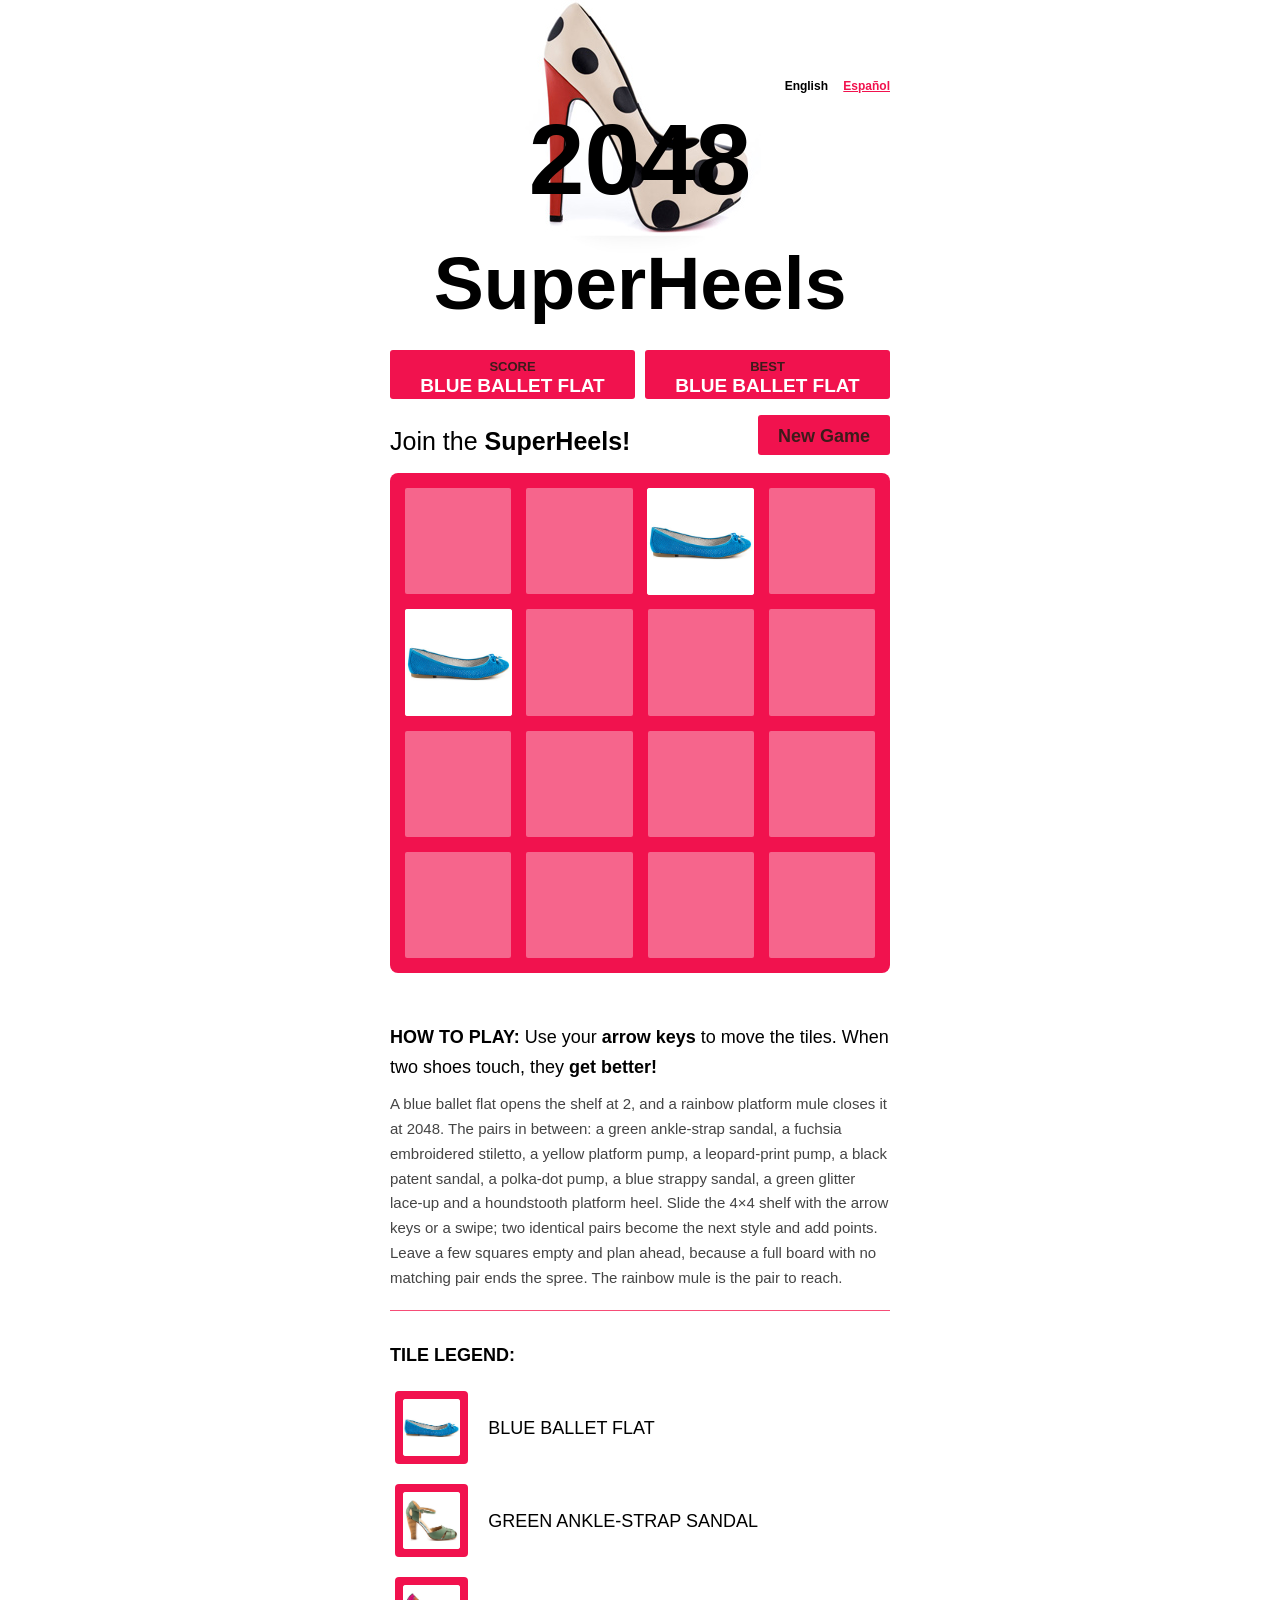
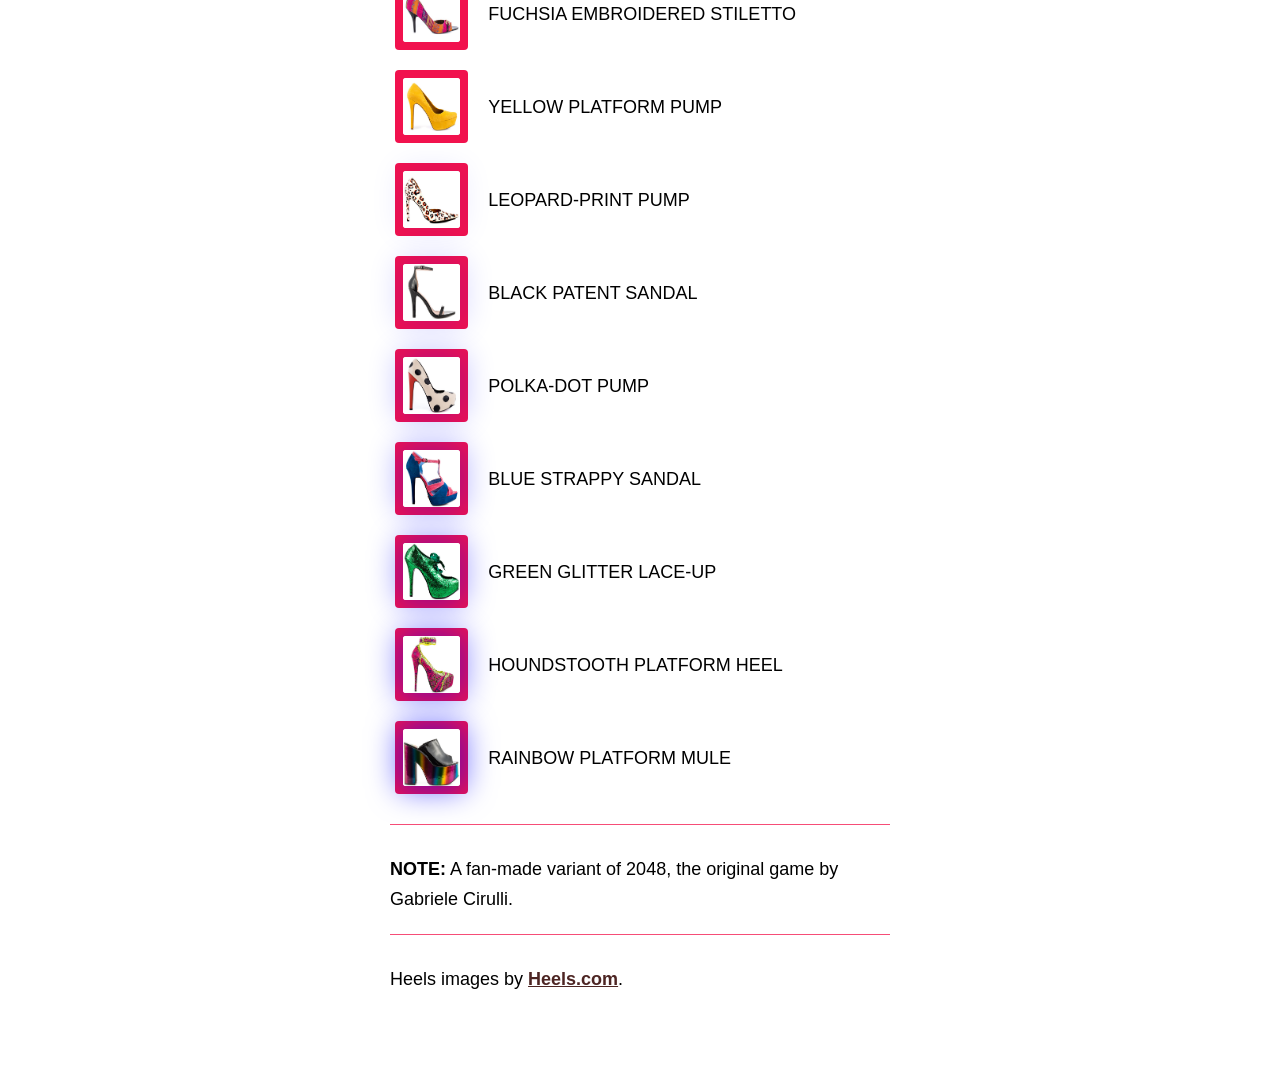
<file: index.html>
<!DOCTYPE html>
<html lang="en">
<head>
  <meta charset="utf-8">
  <title>2048 SuperHeels — shoe tile puzzle</title>
  <meta name="description" content="Play 2048 SuperHeels: merge matching shoes, climb from a blue ballet flat to the rainbow platform mule, and keep the board from filling up.">

  <link rel="canonical" href="https://tile2048.github.io/2048-SUPERHEELS/">
  <link rel="alternate" hreflang="en" href="https://tile2048.github.io/2048-SUPERHEELS/">
  <link rel="alternate" hreflang="es" href="https://tile2048.github.io/2048-SUPERHEELS/es/">
  <link rel="alternate" hreflang="x-default" href="https://tile2048.github.io/2048-SUPERHEELS/">

  <meta property="og:type" content="website">
  <meta property="og:title" content="2048 SuperHeels — shoe tile puzzle">
  <meta property="og:description" content="Play 2048 SuperHeels: merge matching shoes, climb from a blue ballet flat to the rainbow platform mule, and keep the board from filling up.">
  <meta property="og:url" content="https://tile2048.github.io/2048-SUPERHEELS/">
  <meta property="og:locale" content="en_US">
  <meta property="og:locale:alternate" content="es_ES">

  <link href="style/main.css" rel="stylesheet" type="text/css">
  <link rel="shortcut icon" href="favicon.ico">
  <link rel="apple-touch-icon" href="meta/apple-touch-icon.png">
  <meta name="apple-mobile-web-app-capable" content="yes">
  <meta name="apple-mobile-web-app-status-bar-style" content="black">

  <meta name="HandheldFriendly" content="True">
  <meta name="MobileOptimized" content="320">
  <meta name="viewport" content="width=device-width, target-densitydpi=160dpi, initial-scale=1.0, maximum-scale=1, user-scalable=no, minimal-ui">
  <meta name="format-detection" content="telephone=no" />

  <script type="application/ld+json">
  {
    "@context": "https://schema.org",
    "@type": "VideoGame",
    "name": "2048 SuperHeels",
    "inLanguage": "en",
    "url": "https://tile2048.github.io/2048-SUPERHEELS/",
    "description": "A shoe-shop version of the 2048 sliding tile puzzle: merge equal pairs to climb from a blue ballet flat to the rainbow platform mule."
  }
  </script>
</head>
<body>
  <div class="container">
    <nav class="lang-links"><span>English</span> <a href="es/" hreflang="es" lang="es">Español</a></nav>

    <div class="heading">
      <div class="title-container">
        <h1 class="title">2048 <small>SuperHeels</small></h1>
      </div>
      <div class="scores-container">
        <div class="score-container">0</div>
        <div class="best-container">0</div>
      </div>
    </div>

    <div class="above-game">
      <p class="game-intro">Join the <strong>SuperHeels!</strong></p>
      <a class="restart-button">New Game</a>
    </div>

    <div class="game-container">
      <div class="game-message">
        <p></p>
        <div class="lower">
	        <a class="keep-playing-button">Continue</a>
          <a class="retry-button">Retry</a>
          <div class="score-sharing"></div>
        </div>
      </div>

      <div class="grid-container">
        <div class="grid-row">
          <div class="grid-cell"></div>
          <div class="grid-cell"></div>
          <div class="grid-cell"></div>
          <div class="grid-cell"></div>
        </div>
        <div class="grid-row">
          <div class="grid-cell"></div>
          <div class="grid-cell"></div>
          <div class="grid-cell"></div>
          <div class="grid-cell"></div>
        </div>
        <div class="grid-row">
          <div class="grid-cell"></div>
          <div class="grid-cell"></div>
          <div class="grid-cell"></div>
          <div class="grid-cell"></div>
        </div>
        <div class="grid-row">
          <div class="grid-cell"></div>
          <div class="grid-cell"></div>
          <div class="grid-cell"></div>
          <div class="grid-cell"></div>
        </div>
      </div>

      <div class="tile-container">

      </div>
    </div>

    <p class="game-explanation">
      <strong class="important">How to play:</strong> Use your <strong>arrow keys</strong> to move the tiles. When two shoes touch, they <strong>get better!</strong>
    </p>
    <p class="game-about">
      A blue ballet flat opens the shelf at 2, and a rainbow platform mule closes it at 2048. The pairs in between: a green ankle-strap sandal, a fuchsia embroidered stiletto, a yellow platform pump, a leopard-print pump, a black patent sandal, a polka-dot pump, a blue strappy sandal, a green glitter lace-up and a houndstooth platform heel. Slide the 4×4 shelf with the arrow keys or a swipe; two identical pairs become the next style and add points. Leave a few squares empty and plan ahead, because a full board with no matching pair ends the spree. The rainbow mule is the pair to reach.
    </p>
    <hr>
    <p class="tile-legend"><strong class="important">Tile Legend:</strong></p>
    <div class="legend-list">
      <div class="legend-row">
        <div class="legend-grid"><div class="legend-cell cell-2"><img src="style/img/2.jpg" alt="blue ballet flat"></div></div>
        <p>blue ballet flat</p>
      </div>
      <div class="legend-row">
        <div class="legend-grid"><div class="legend-cell cell-4"><img src="style/img/4.jpg" alt="green ankle-strap sandal"></div></div>
        <p>green ankle-strap sandal</p>
      </div>
      <div class="legend-row">
        <div class="legend-grid"><div class="legend-cell cell-8"><img src="style/img/8.jpg" alt="fuchsia embroidered stiletto"></div></div>
        <p>fuchsia embroidered stiletto</p>
      </div>
      <div class="legend-row">
        <div class="legend-grid"><div class="legend-cell cell-16"><img src="style/img/16.jpg" alt="yellow platform pump"></div></div>
        <p>yellow platform pump</p>
      </div>
      <div class="legend-row">
        <div class="legend-grid"><div class="legend-cell cell-32"><img src="style/img/32.jpg" alt="leopard-print pump"></div></div>
        <p>leopard-print pump</p>
      </div>
      <div class="legend-row">
        <div class="legend-grid"><div class="legend-cell cell-64"><img src="style/img/64.jpg" alt="black patent sandal"></div></div>
        <p>black patent sandal</p>
      </div>
      <div class="legend-row">
        <div class="legend-grid"><div class="legend-cell cell-128"><img src="style/img/128.jpg" alt="polka-dot pump"></div></div>
        <p>polka-dot pump</p>
      </div>
      <div class="legend-row">
        <div class="legend-grid"><div class="legend-cell cell-256"><img src="style/img/256.jpg" alt="blue strappy sandal"></div></div>
        <p>blue strappy sandal</p>
      </div>
      <div class="legend-row">
        <div class="legend-grid"><div class="legend-cell cell-512"><img src="style/img/512.jpg" alt="green glitter lace-up"></div></div>
        <p>green glitter lace-up</p>
      </div>
      <div class="legend-row">
        <div class="legend-grid"><div class="legend-cell cell-1024"><img src="style/img/1024.jpg" alt="houndstooth platform heel"></div></div>
        <p>houndstooth platform heel</p>
      </div>
      <div class="legend-row">
        <div class="legend-grid"><div class="legend-cell cell-2048"><img src="style/img/2048.jpg" alt="rainbow platform mule"></div></div>
        <p>rainbow platform mule</p>
      </div>
    </div>
    <hr>
    <p class="disclaimer">
    <strong class="important">Note:</strong> A fan-made variant of 2048, the original game by Gabriele Cirulli.
    </p>
    <hr>
    <p class="credits">
      Heels images by <a href="http://www.heels.com/" title="Women's Shoes, Dress Shoes, High Heels, Women's Boots, Evening Shoes, Heels.com">Heels.com</a>.
    </p>
  </div>

  <script src="js/bind_polyfill.js"></script>
  <script src="js/classlist_polyfill.js"></script>
  <script src="js/animframe_polyfill.js"></script>
  <script>
    // Assets and sentences of this page. The Spanish page sets ../ and its own words.
    window.GAME_ROOT = "";

    // Text that only appears once a game is running, in the language of this page.
    // Names are written in the language of this page.
    window.PAGE_STRINGS = {
      "game-won": "You win!",
      "game-over": "Game over!",
      "tweet1": "I scored \"",
      "tweet2": "\" at 2048-SuperHeels #2048game",
      "2": "blue ballet flat",
      "4": "green ankle-strap sandal",
      "8": "fuchsia embroidered stiletto",
      "16": "yellow platform pump",
      "32": "leopard-print pump",
      "64": "black patent sandal",
      "128": "polka-dot pump",
      "256": "blue strappy sandal",
      "512": "green glitter lace-up",
      "1024": "houndstooth platform heel",
      "2048": "rainbow platform mule",
      "p0": "blue ballet flat",
      "p2": "blue ballet flat",
      "p4": "green ankle-strap sandal",
      "p8": "fuchsia embroidered stiletto",
      "p16": "yellow platform pump",
      "p32": "leopard-print pump",
      "p64": "black patent sandal",
      "p128": "polka-dot pump",
      "p256": "blue strappy sandal",
      "p512": "green glitter lace-up",
      "p1024": "houndstooth platform heel",
      "p2048": "rainbow platform mule"
    };

    function Localize(key) {
      var name = String(key);
      if (window.PAGE_STRINGS.hasOwnProperty(name)) return window.PAGE_STRINGS[name];
      // Scores that no longer sit on a tile fall back to the plain number.
      if (name.charAt(0) === "p" && window.PAGE_STRINGS.hasOwnProperty(name.slice(1))) {
        return window.PAGE_STRINGS[name.slice(1)];
      }
      return name;
    }
  </script>
  <script src="js/keyboard_input_manager.js"></script>
  <script src="js/html_actuator.js"></script>
  <script src="js/grid.js"></script>
  <script src="js/tile.js"></script>
  <script src="js/local_storage_manager.js"></script>
  <script src="js/game_manager.js"></script>
  <script src="js/application.js"></script>
  <script>
    window.twttr = (function (d,s,id) {
      var t, js, fjs = d.getElementsByTagName(s)[0];
      if (d.getElementById(id)) return; js=d.createElement(s); js.id=id;
      js.src="https://platform.twitter.com/widgets.js"; fjs.parentNode.insertBefore(js, fjs);
      return window.twttr || (t = { _e: [], ready: function(f){ t._e.push(f) } });
    }(document, "script", "twitter-wjs"));
  </script>
  <script type='module' src='https://static.cloudflareinsights.com/beacon.min.js' data-cf-beacon='{"token": "ac91dead76b643889e88ca2612f285b2"}'></script>
</body>
</html>
</file>
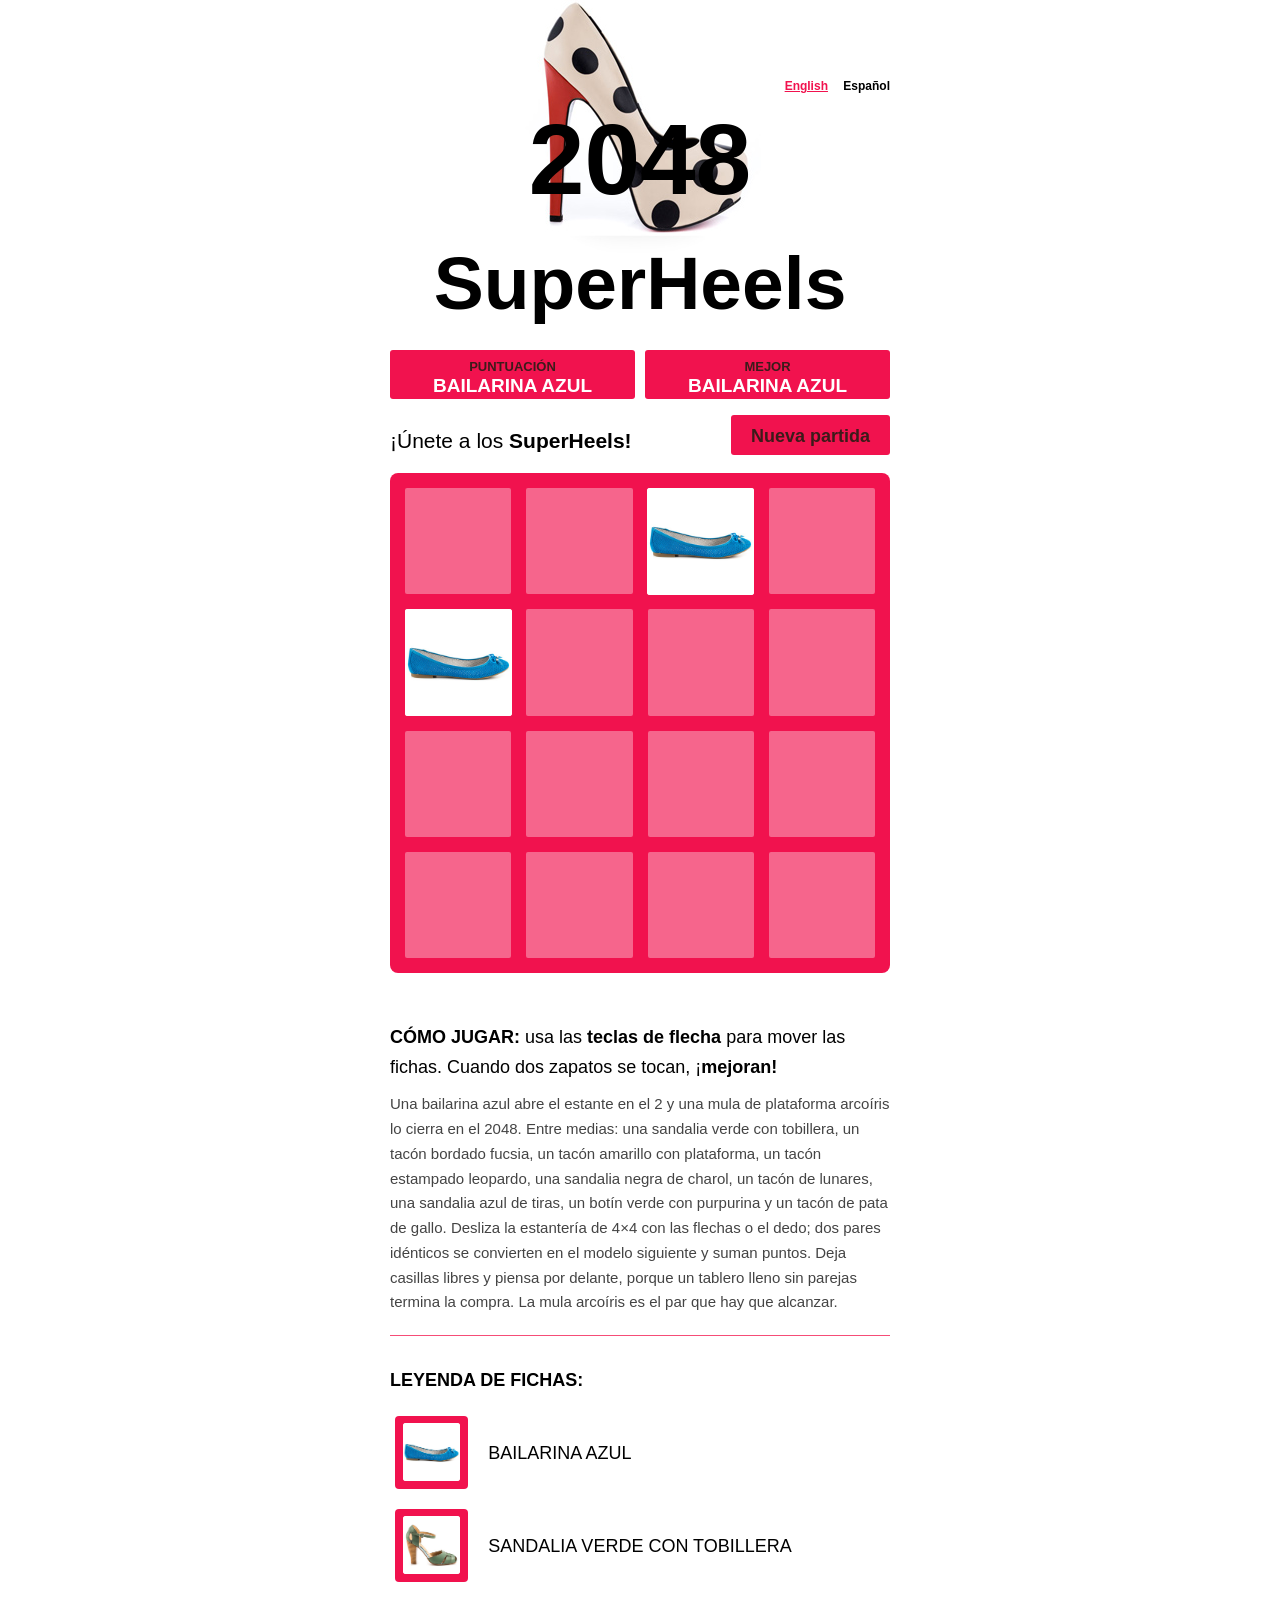
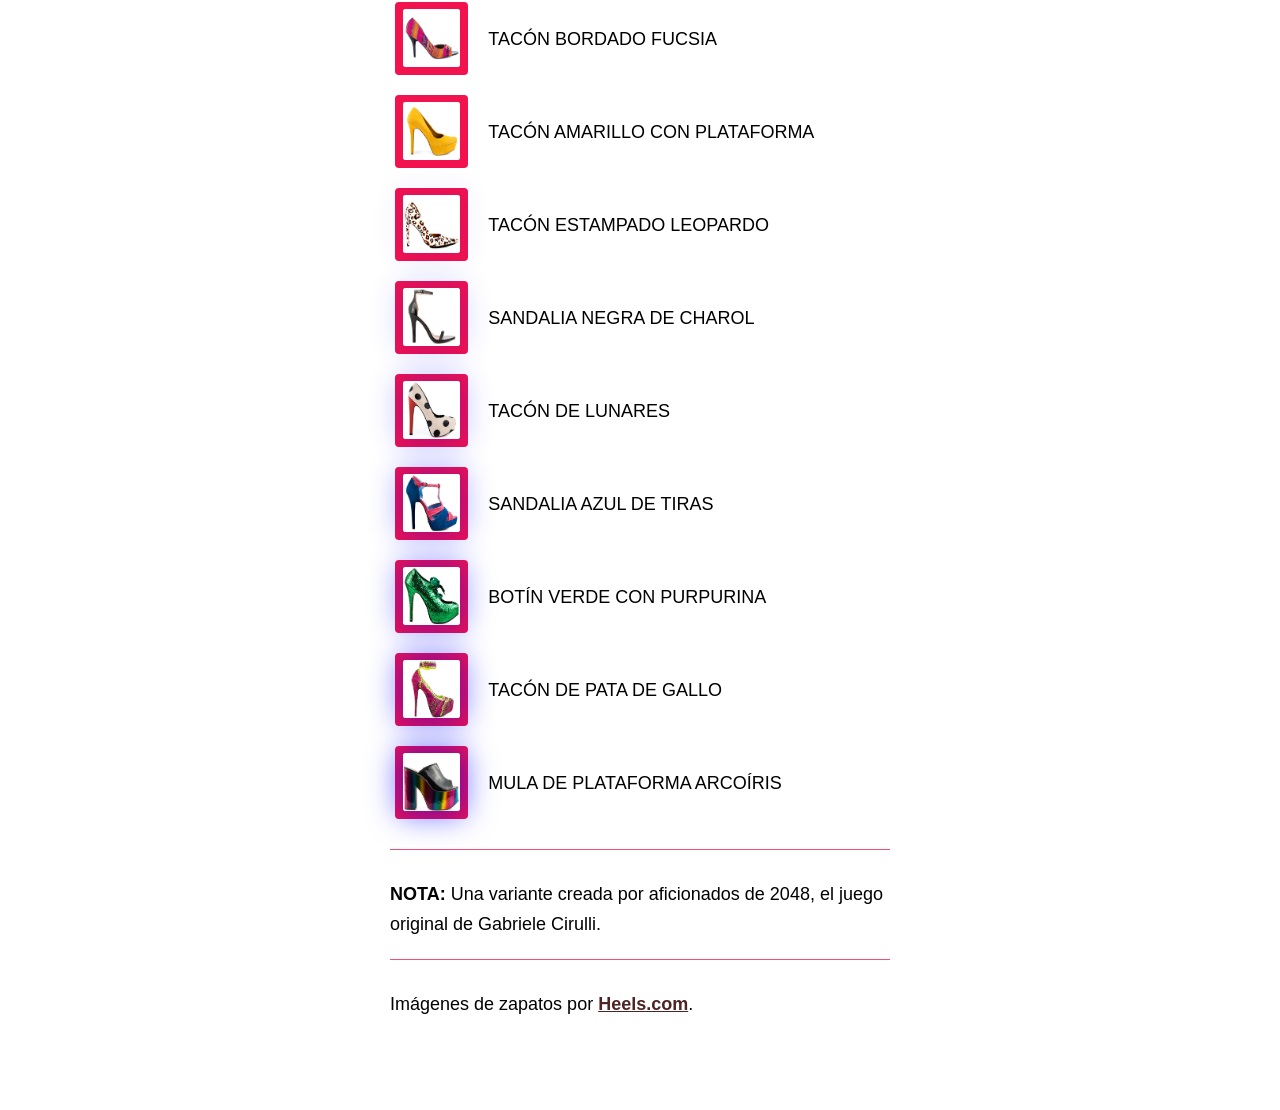
<file: es/index.html>
<!DOCTYPE html>
<html lang="es">
<head>
  <meta charset="utf-8">
  <title>2048 SuperHeels — puzle de fichas de zapatos</title>
  <meta name="description" content="Juega a 2048 SuperHeels: une zapatos iguales, sube de la bailarina azul a la mula de plataforma arcoíris y evita que el tablero se llene.">

  <link rel="canonical" href="https://tile2048.github.io/2048-SUPERHEELS/es/">
  <link rel="alternate" hreflang="en" href="https://tile2048.github.io/2048-SUPERHEELS/">
  <link rel="alternate" hreflang="es" href="https://tile2048.github.io/2048-SUPERHEELS/es/">
  <link rel="alternate" hreflang="x-default" href="https://tile2048.github.io/2048-SUPERHEELS/">

  <meta property="og:type" content="website">
  <meta property="og:title" content="2048 SuperHeels — puzle de fichas de zapatos">
  <meta property="og:description" content="Juega a 2048 SuperHeels: une zapatos iguales, sube de la bailarina azul a la mula de plataforma arcoíris y evita que el tablero se llene.">
  <meta property="og:url" content="https://tile2048.github.io/2048-SUPERHEELS/es/">
  <meta property="og:locale" content="es_ES">
  <meta property="og:locale:alternate" content="en_US">

  <link href="../style/main.css" rel="stylesheet" type="text/css">
  <link rel="shortcut icon" href="../favicon.ico">
  <link rel="apple-touch-icon" href="../meta/apple-touch-icon.png">
  <meta name="apple-mobile-web-app-capable" content="yes">
  <meta name="apple-mobile-web-app-status-bar-style" content="black">

  <meta name="HandheldFriendly" content="True">
  <meta name="MobileOptimized" content="320">
  <meta name="viewport" content="width=device-width, target-densitydpi=160dpi, initial-scale=1.0, maximum-scale=1, user-scalable=no, minimal-ui">
  <meta name="format-detection" content="telephone=no" />

  <script type="application/ld+json">
  {
    "@context": "https://schema.org",
    "@type": "VideoGame",
    "name": "2048 SuperHeels",
    "inLanguage": "es",
    "url": "https://tile2048.github.io/2048-SUPERHEELS/es/",
    "description": "Versión zapatera del puzle de fichas 2048: une pares iguales para subir de la bailarina azul a la mula de plataforma arcoíris."
  }
  </script>
</head>
<body>
  <div class="container">
    <nav class="lang-links"><a href="../" hreflang="en" lang="en">English</a> <span>Español</span></nav>

    <div class="heading">
      <div class="title-container">
        <h1 class="title">2048 <small>SuperHeels</small></h1>
      </div>
      <div class="scores-container">
        <div class="score-container">0</div>
        <div class="best-container">0</div>
      </div>
    </div>

    <div class="above-game">
      <p class="game-intro">¡Únete a los <strong>SuperHeels!</strong></p>
      <a class="restart-button">Nueva partida</a>
    </div>

    <div class="game-container">
      <div class="game-message">
        <p></p>
        <div class="lower">
	        <a class="keep-playing-button">Continuar</a>
          <a class="retry-button">Reintentar</a>
          <div class="score-sharing"></div>
        </div>
      </div>

      <div class="grid-container">
        <div class="grid-row">
          <div class="grid-cell"></div>
          <div class="grid-cell"></div>
          <div class="grid-cell"></div>
          <div class="grid-cell"></div>
        </div>
        <div class="grid-row">
          <div class="grid-cell"></div>
          <div class="grid-cell"></div>
          <div class="grid-cell"></div>
          <div class="grid-cell"></div>
        </div>
        <div class="grid-row">
          <div class="grid-cell"></div>
          <div class="grid-cell"></div>
          <div class="grid-cell"></div>
          <div class="grid-cell"></div>
        </div>
        <div class="grid-row">
          <div class="grid-cell"></div>
          <div class="grid-cell"></div>
          <div class="grid-cell"></div>
          <div class="grid-cell"></div>
        </div>
      </div>

      <div class="tile-container">

      </div>
    </div>

    <p class="game-explanation">
      <strong class="important">Cómo jugar:</strong> usa las <strong>teclas de flecha</strong> para mover las fichas. Cuando dos zapatos se tocan, ¡<strong>mejoran!</strong>
    </p>
    <p class="game-about">
      Una bailarina azul abre el estante en el 2 y una mula de plataforma arcoíris lo cierra en el 2048. Entre medias: una sandalia verde con tobillera, un tacón bordado fucsia, un tacón amarillo con plataforma, un tacón estampado leopardo, una sandalia negra de charol, un tacón de lunares, una sandalia azul de tiras, un botín verde con purpurina y un tacón de pata de gallo. Desliza la estantería de 4×4 con las flechas o el dedo; dos pares idénticos se convierten en el modelo siguiente y suman puntos. Deja casillas libres y piensa por delante, porque un tablero lleno sin parejas termina la compra. La mula arcoíris es el par que hay que alcanzar.
    </p>
    <hr>
    <p class="tile-legend"><strong class="important">Leyenda de fichas:</strong></p>
    <div class="legend-list">
      <div class="legend-row">
        <div class="legend-grid"><div class="legend-cell cell-2"><img src="../style/img/2.jpg" alt="bailarina azul"></div></div>
        <p>bailarina azul</p>
      </div>
      <div class="legend-row">
        <div class="legend-grid"><div class="legend-cell cell-4"><img src="../style/img/4.jpg" alt="sandalia verde con tobillera"></div></div>
        <p>sandalia verde con tobillera</p>
      </div>
      <div class="legend-row">
        <div class="legend-grid"><div class="legend-cell cell-8"><img src="../style/img/8.jpg" alt="tacón bordado fucsia"></div></div>
        <p>tacón bordado fucsia</p>
      </div>
      <div class="legend-row">
        <div class="legend-grid"><div class="legend-cell cell-16"><img src="../style/img/16.jpg" alt="tacón amarillo con plataforma"></div></div>
        <p>tacón amarillo con plataforma</p>
      </div>
      <div class="legend-row">
        <div class="legend-grid"><div class="legend-cell cell-32"><img src="../style/img/32.jpg" alt="tacón estampado leopardo"></div></div>
        <p>tacón estampado leopardo</p>
      </div>
      <div class="legend-row">
        <div class="legend-grid"><div class="legend-cell cell-64"><img src="../style/img/64.jpg" alt="sandalia negra de charol"></div></div>
        <p>sandalia negra de charol</p>
      </div>
      <div class="legend-row">
        <div class="legend-grid"><div class="legend-cell cell-128"><img src="../style/img/128.jpg" alt="tacón de lunares"></div></div>
        <p>tacón de lunares</p>
      </div>
      <div class="legend-row">
        <div class="legend-grid"><div class="legend-cell cell-256"><img src="../style/img/256.jpg" alt="sandalia azul de tiras"></div></div>
        <p>sandalia azul de tiras</p>
      </div>
      <div class="legend-row">
        <div class="legend-grid"><div class="legend-cell cell-512"><img src="../style/img/512.jpg" alt="botín verde con purpurina"></div></div>
        <p>botín verde con purpurina</p>
      </div>
      <div class="legend-row">
        <div class="legend-grid"><div class="legend-cell cell-1024"><img src="../style/img/1024.jpg" alt="tacón de pata de gallo"></div></div>
        <p>tacón de pata de gallo</p>
      </div>
      <div class="legend-row">
        <div class="legend-grid"><div class="legend-cell cell-2048"><img src="../style/img/2048.jpg" alt="mula de plataforma arcoíris"></div></div>
        <p>mula de plataforma arcoíris</p>
      </div>
    </div>
    <hr>
    <p class="disclaimer">
    <strong class="important">Nota:</strong> Una variante creada por aficionados de 2048, el juego original de Gabriele Cirulli.
    </p>
    <hr>
    <p class="credits">
      Imágenes de zapatos por <a href="http://www.heels.com/" title="Women's Shoes, Dress Shoes, High Heels, Women's Boots, Evening Shoes, Heels.com">Heels.com</a>.
    </p>
  </div>

  <script src="../js/bind_polyfill.js"></script>
  <script src="../js/classlist_polyfill.js"></script>
  <script src="../js/animframe_polyfill.js"></script>
  <script>
    // Assets and sentences of this page. The English page sits at the repo root.
    window.GAME_ROOT = "../";

    // Text that only appears once a game is running, in the language of this page.
    // Names are written in the language of this page.
    window.PAGE_STRINGS = {
      "game-won": "¡Ganaste!",
      "game-over": "¡Fin del juego!",
      "tweet1": "Conseguí \"",
      "tweet2": "\" en 2048-SuperHeels #2048game",
      "2": "bailarina azul",
      "4": "sandalia verde con tobillera",
      "8": "tacón bordado fucsia",
      "16": "tacón amarillo con plataforma",
      "32": "tacón estampado leopardo",
      "64": "sandalia negra de charol",
      "128": "tacón de lunares",
      "256": "sandalia azul de tiras",
      "512": "botín verde con purpurina",
      "1024": "tacón de pata de gallo",
      "2048": "mula de plataforma arcoíris",
      "p0": "bailarina azul",
      "p2": "bailarina azul",
      "p4": "sandalia verde con tobillera",
      "p8": "tacón bordado fucsia",
      "p16": "tacón amarillo con plataforma",
      "p32": "tacón estampado leopardo",
      "p64": "sandalia negra de charol",
      "p128": "tacón de lunares",
      "p256": "sandalia azul de tiras",
      "p512": "botín verde con purpurina",
      "p1024": "tacón de pata de gallo",
      "p2048": "mula de plataforma arcoíris"
    };

    function Localize(key) {
      var name = String(key);
      if (window.PAGE_STRINGS.hasOwnProperty(name)) return window.PAGE_STRINGS[name];
      // Scores that no longer sit on a tile fall back to the plain number.
      if (name.charAt(0) === "p" && window.PAGE_STRINGS.hasOwnProperty(name.slice(1))) {
        return window.PAGE_STRINGS[name.slice(1)];
      }
      return name;
    }
  </script>
  <script src="../js/keyboard_input_manager.js"></script>
  <script src="../js/html_actuator.js"></script>
  <script src="../js/grid.js"></script>
  <script src="../js/tile.js"></script>
  <script src="../js/local_storage_manager.js"></script>
  <script src="../js/game_manager.js"></script>
  <script src="../js/application.js"></script>
  <script>
    window.twttr = (function (d,s,id) {
      var t, js, fjs = d.getElementsByTagName(s)[0];
      if (d.getElementById(id)) return; js=d.createElement(s); js.id=id;
      js.src="https://platform.twitter.com/widgets.js"; fjs.parentNode.insertBefore(js, fjs);
      return window.twttr || (t = { _e: [], ready: function(f){ t._e.push(f) } });
    }(document, "script", "twitter-wjs"));
  </script>
  <script type='module' src='https://static.cloudflareinsights.com/beacon.min.js' data-cf-beacon='{"token": "ac91dead76b643889e88ca2612f285b2"}'></script>
</body>
</html>
</file>
<file: style/main.css>
@import url(fonts/clear-sans.css);
/* $tile-gold-glow-color: lighten($tile-gold-color, 15%); */
html, body {
  margin: 0;
  padding: 0;
  background-color: #fff;
  color: #000;
  font-family: "Clear Sans", "Helvetica Neue", Arial, sans-serif;
  font-size: 18px; }

body {
  padding: 80px 0;
  background-image: url(img/bg.jpg);
  background-position: top center;
  background-repeat: no-repeat; }

.heading:after {
  content: "";
  display: block;
  clear: both; }

h1.title {
  font-size: 100px;
  font-weight: bold;
  margin: 0;
  display: block;
  text-align: center; }
  h1.title small {
    font-size: 75px; }

.title-container {
  position: relative;
  display: inline-block;
  padding-bottom: 10px; }

@-webkit-keyframes move-up {
  0% {
    top: 25px;
    opacity: 1; }

  100% {
    top: -50px;
    opacity: 0; } }
@-moz-keyframes move-up {
  0% {
    top: 25px;
    opacity: 1; }

  100% {
    top: -50px;
    opacity: 0; } }
@keyframes move-up {
  0% {
    top: 25px;
    opacity: 1; }

  100% {
    top: -50px;
    opacity: 0; } }
.scores-container {
  text-align: right; }

.score-container, .best-container {
  overflow: hidden;
  position: relative;
  display: inline-block;
  background: #f1124e;
  padding: 15px 0px;
  font-size: 19px;
  text-transform: uppercase;
  height: 19px;
  line-height: 41px;
  font-weight: bold;
  border-radius: 3px;
  color: white;
  margin-top: 8px;
  margin-bottom: 16px;
  text-align: center;
  width: 49%;
  float: left; }
  .score-container:after, .best-container:after {
    position: absolute;
    width: 100%;
    top: 10px;
    left: 0;
    text-transform: uppercase;
    font-size: 13px;
    line-height: 13px;
    text-align: center;
    color: #3c1b1a; }
  .score-container .score-addition, .best-container .score-addition {
    position: absolute;
    right: 30px;
    color: red;
    font-size: 19px;
    line-height: 19px;
    font-weight: bold;
    color: rgba(77, 37, 35, 0.9);
    z-index: 100;
    -webkit-animation: move-up 600ms ease-in;
    -moz-animation: move-up 600ms ease-in;
    animation: move-up 600ms ease-in;
    -webkit-animation-fill-mode: both;
    -moz-animation-fill-mode: both;
    animation-fill-mode: both; }

.best-container {
  float: right; }

.score-container:after {
  content: "Score"; }

.best-container:after {
  content: "Best"; }

p {
  margin-top: 0;
  margin-bottom: 10px;
  line-height: 1.65; }

a {
  color: #4d2523;
  font-weight: bold;
  text-decoration: underline;
  cursor: pointer; }

strong.important {
  text-transform: uppercase; }

hr {
  border: none;
  border-bottom: 1px solid #f64d77;
  margin-top: 20px;
  margin-bottom: 30px; }

.container {
  width: 500px;
  margin: 0 auto; }

@-webkit-keyframes fade-in {
  0% {
    opacity: 0; }

  100% {
    opacity: 1; } }
@-moz-keyframes fade-in {
  0% {
    opacity: 0; }

  100% {
    opacity: 1; } }
@keyframes fade-in {
  0% {
    opacity: 0; }

  100% {
    opacity: 1; } }
.game-container {
  margin-top: 11px;
  position: relative;
  padding: 15px;
  cursor: default;
  -webkit-touch-callout: none;
  -ms-touch-callout: none;
  -webkit-user-select: none;
  -moz-user-select: none;
  -ms-user-select: none;
  -ms-touch-action: none;
  touch-action: none;
  background: #f1124e;
  border-radius: 8px;
  width: 500px;
  height: 500px;
  -webkit-box-sizing: border-box;
  -moz-box-sizing: border-box;
  box-sizing: border-box; }
  .game-container .game-message {
    display: none;
    position: absolute;
    top: 0;
    right: 0;
    bottom: 0;
    left: 0;
    background: rgba(255, 255, 255, 0.7);
    z-index: 100;
    text-align: center;
    -webkit-animation: fade-in 800ms ease 1200ms;
    -moz-animation: fade-in 800ms ease 1200ms;
    animation: fade-in 800ms ease 1200ms;
    -webkit-animation-fill-mode: both;
    -moz-animation-fill-mode: both;
    animation-fill-mode: both; }
    .game-container .game-message p {
      font-size: 60px;
      font-weight: bold;
      height: 60px;
      line-height: 60px;
      margin-top: 222px; }
    .game-container .game-message .lower {
      display: block;
      margin-top: 59px; }
    .game-container .game-message a {
      display: inline-block;
      background: #f1124e;
      border-radius: 3px;
      padding: 0 20px;
      text-decoration: none;
      color: #3c1b1a;
      height: 40px;
      line-height: 42px;
      margin-left: 9px; }
      .game-container .game-message a.keep-playing-button {
        display: none; }
    .game-container .game-message .score-sharing {
      display: inline-block;
      vertical-align: middle;
      margin-left: 10px; }
    .game-container .game-message.game-won {
      background: rgba(88, 46, 116, 0.5);
      color: white; }
      .game-container .game-message.game-won a.keep-playing-button {
        display: inline-block; }
    .game-container .game-message.game-won, .game-container .game-message.game-over {
      display: block; }

.grid-container {
  position: absolute;
  z-index: 1; }

.grid-row {
  margin-bottom: 15px; }
  .grid-row:last-child {
    margin-bottom: 0; }
  .grid-row:after {
    content: "";
    display: block;
    clear: both; }

.grid-cell {
  width: 106.25px;
  height: 106.25px;
  margin-right: 15px;
  float: left;
  border-radius: 2px;
  background: rgba(255, 255, 255, 0.35); }
  .grid-cell:last-child {
    margin-right: 0; }

.tile-container {
  position: absolute;
  z-index: 2; }

.tile, .tile .tile-inner {
  width: 107px;
  height: 107px;
  line-height: 116.25px; }
.tile.tile-position-1-1 {
  -webkit-transform: translate(0px, 0px);
  -moz-transform: translate(0px, 0px);
  transform: translate(0px, 0px); }
.tile.tile-position-1-2 {
  -webkit-transform: translate(0px, 121px);
  -moz-transform: translate(0px, 121px);
  transform: translate(0px, 121px); }
.tile.tile-position-1-3 {
  -webkit-transform: translate(0px, 242px);
  -moz-transform: translate(0px, 242px);
  transform: translate(0px, 242px); }
.tile.tile-position-1-4 {
  -webkit-transform: translate(0px, 363px);
  -moz-transform: translate(0px, 363px);
  transform: translate(0px, 363px); }
.tile.tile-position-2-1 {
  -webkit-transform: translate(121px, 0px);
  -moz-transform: translate(121px, 0px);
  transform: translate(121px, 0px); }
.tile.tile-position-2-2 {
  -webkit-transform: translate(121px, 121px);
  -moz-transform: translate(121px, 121px);
  transform: translate(121px, 121px); }
.tile.tile-position-2-3 {
  -webkit-transform: translate(121px, 242px);
  -moz-transform: translate(121px, 242px);
  transform: translate(121px, 242px); }
.tile.tile-position-2-4 {
  -webkit-transform: translate(121px, 363px);
  -moz-transform: translate(121px, 363px);
  transform: translate(121px, 363px); }
.tile.tile-position-3-1 {
  -webkit-transform: translate(242px, 0px);
  -moz-transform: translate(242px, 0px);
  transform: translate(242px, 0px); }
.tile.tile-position-3-2 {
  -webkit-transform: translate(242px, 121px);
  -moz-transform: translate(242px, 121px);
  transform: translate(242px, 121px); }
.tile.tile-position-3-3 {
  -webkit-transform: translate(242px, 242px);
  -moz-transform: translate(242px, 242px);
  transform: translate(242px, 242px); }
.tile.tile-position-3-4 {
  -webkit-transform: translate(242px, 363px);
  -moz-transform: translate(242px, 363px);
  transform: translate(242px, 363px); }
.tile.tile-position-4-1 {
  -webkit-transform: translate(363px, 0px);
  -moz-transform: translate(363px, 0px);
  transform: translate(363px, 0px); }
.tile.tile-position-4-2 {
  -webkit-transform: translate(363px, 121px);
  -moz-transform: translate(363px, 121px);
  transform: translate(363px, 121px); }
.tile.tile-position-4-3 {
  -webkit-transform: translate(363px, 242px);
  -moz-transform: translate(363px, 242px);
  transform: translate(363px, 242px); }
.tile.tile-position-4-4 {
  -webkit-transform: translate(363px, 363px);
  -moz-transform: translate(363px, 363px);
  transform: translate(363px, 363px); }

.tile {
  position: absolute;
  -webkit-transition: 100ms ease-in-out;
  -moz-transition: 100ms ease-in-out;
  transition: 100ms ease-in-out;
  -webkit-transition-property: -webkit-transform;
  -moz-transition-property: -moz-transform;
  transition-property: transform; }
  .tile .tile-inner {
    border-radius: 3px;
    background: white;
    text-align: center;
    font-weight: bold;
    z-index: 10;
    font-size: 55px; }
    .tile .tile-inner img {
      border-radius: 3px;
      width: 100%;
      height: 100%; }
  .tile.tile-2 .tile-inner {
    background: white;
    box-shadow: 0 0 30px 10px rgba(0, 0, 255, 0), inset 0 0 0 1px rgba(255, 255, 255, 0); }
  .tile.tile-4 .tile-inner {
    background: white;
    box-shadow: 0 0 30px 10px rgba(0, 0, 255, 0), inset 0 0 0 1px rgba(255, 255, 255, 0); }
  .tile.tile-8 .tile-inner {
    color: white;
    background: white;
    box-shadow: 0 0 30px 10px rgba(0, 0, 255, 0), inset 0 0 0 1px rgba(255, 255, 255, 0); }
  .tile.tile-16 .tile-inner {
    color: white;
    background: white;
    box-shadow: 0 0 30px 10px rgba(0, 0, 255, 0), inset 0 0 0 1px rgba(255, 255, 255, 0); }
  .tile.tile-32 .tile-inner {
    color: white;
    background: white;
    box-shadow: 0 0 30px 10px rgba(0, 0, 255, 0.07937), inset 0 0 0 1px rgba(255, 255, 255, 0.04762); }
  .tile.tile-64 .tile-inner {
    color: white;
    background: white;
    box-shadow: 0 0 30px 10px rgba(0, 0, 255, 0.15873), inset 0 0 0 1px rgba(255, 255, 255, 0.09524); }
  .tile.tile-128 .tile-inner {
    color: white;
    background: white;
    box-shadow: 0 0 30px 10px rgba(0, 0, 255, 0.2381), inset 0 0 0 1px rgba(255, 255, 255, 0.14286);
    font-size: 45px; }
    @media screen and (max-width: 520px) {
      .tile.tile-128 .tile-inner {
        font-size: 25px; } }
  .tile.tile-256 .tile-inner {
    color: white;
    background: white;
    box-shadow: 0 0 30px 10px rgba(0, 0, 255, 0.31746), inset 0 0 0 1px rgba(255, 255, 255, 0.19048);
    font-size: 45px; }
    @media screen and (max-width: 520px) {
      .tile.tile-256 .tile-inner {
        font-size: 25px; } }
  .tile.tile-512 .tile-inner {
    color: white;
    background: white;
    box-shadow: 0 0 30px 10px rgba(0, 0, 255, 0.39683), inset 0 0 0 1px rgba(255, 255, 255, 0.2381);
    font-size: 45px; }
    @media screen and (max-width: 520px) {
      .tile.tile-512 .tile-inner {
        font-size: 25px; } }
  .tile.tile-1024 .tile-inner {
    color: white;
    background: white;
    box-shadow: 0 0 30px 10px rgba(0, 0, 255, 0.47619), inset 0 0 0 1px rgba(255, 255, 255, 0.28571);
    font-size: 35px; }
    @media screen and (max-width: 520px) {
      .tile.tile-1024 .tile-inner {
        font-size: 15px; } }
  .tile.tile-2048 .tile-inner {
    color: white;
    background: white;
    box-shadow: 0 0 30px 10px rgba(0, 0, 255, 0.55556), inset 0 0 0 1px rgba(255, 255, 255, 0.33333);
    font-size: 35px; }
    @media screen and (max-width: 520px) {
      .tile.tile-2048 .tile-inner {
        font-size: 15px; } }
  .tile.tile-super .tile-inner {
    color: white;
    background: white;
    font-size: 30px; }
    @media screen and (max-width: 520px) {
      .tile.tile-super .tile-inner {
        font-size: 10px; } }

@-webkit-keyframes appear {
  0% {
    opacity: 0;
    -webkit-transform: scale(0);
    -moz-transform: scale(0);
    transform: scale(0); }

  100% {
    opacity: 1;
    -webkit-transform: scale(1);
    -moz-transform: scale(1);
    transform: scale(1); } }
@-moz-keyframes appear {
  0% {
    opacity: 0;
    -webkit-transform: scale(0);
    -moz-transform: scale(0);
    transform: scale(0); }

  100% {
    opacity: 1;
    -webkit-transform: scale(1);
    -moz-transform: scale(1);
    transform: scale(1); } }
@keyframes appear {
  0% {
    opacity: 0;
    -webkit-transform: scale(0);
    -moz-transform: scale(0);
    transform: scale(0); }

  100% {
    opacity: 1;
    -webkit-transform: scale(1);
    -moz-transform: scale(1);
    transform: scale(1); } }
.tile-new .tile-inner {
  -webkit-animation: appear 200ms ease 100ms;
  -moz-animation: appear 200ms ease 100ms;
  animation: appear 200ms ease 100ms;
  -webkit-animation-fill-mode: backwards;
  -moz-animation-fill-mode: backwards;
  animation-fill-mode: backwards; }

@-webkit-keyframes pop {
  0% {
    -webkit-transform: scale(0);
    -moz-transform: scale(0);
    transform: scale(0); }

  50% {
    -webkit-transform: scale(1.2);
    -moz-transform: scale(1.2);
    transform: scale(1.2); }

  100% {
    -webkit-transform: scale(1);
    -moz-transform: scale(1);
    transform: scale(1); } }
@-moz-keyframes pop {
  0% {
    -webkit-transform: scale(0);
    -moz-transform: scale(0);
    transform: scale(0); }

  50% {
    -webkit-transform: scale(1.2);
    -moz-transform: scale(1.2);
    transform: scale(1.2); }

  100% {
    -webkit-transform: scale(1);
    -moz-transform: scale(1);
    transform: scale(1); } }
@keyframes pop {
  0% {
    -webkit-transform: scale(0);
    -moz-transform: scale(0);
    transform: scale(0); }

  50% {
    -webkit-transform: scale(1.2);
    -moz-transform: scale(1.2);
    transform: scale(1.2); }

  100% {
    -webkit-transform: scale(1);
    -moz-transform: scale(1);
    transform: scale(1); } }
.tile-merged .tile-inner {
  z-index: 20;
  -webkit-animation: pop 200ms ease 100ms;
  -moz-animation: pop 200ms ease 100ms;
  animation: pop 200ms ease 100ms;
  -webkit-animation-fill-mode: backwards;
  -moz-animation-fill-mode: backwards;
  animation-fill-mode: backwards; }

.above-game:after {
  content: "";
  display: block;
  clear: both; }

.game-intro {
  float: left;
  font-size: 25px;
  line-height: 42px;
  margin-bottom: 0;
  margin-top: 5px; }

.restart-button {
  display: inline-block;
  background: #f1124e;
  border-radius: 3px;
  padding: 0 20px;
  text-decoration: none;
  color: #3c1b1a;
  height: 40px;
  line-height: 42px;
  display: block;
  text-align: center;
  float: right; }

.game-explanation {
  margin-top: 50px; }

@media screen and (max-width: 520px) {
  html, body {
    font-size: 15px; }

  body {
    margin: 20px 0;
    padding: 0 20px;
    background-size: 50%; }

  h1.title {
    font-size: 27px;
    margin-top: 15px; }
    h1.title small {
      font-size: 27px; }

  .title-container {
    display: block;
  }

  .container {
    width: 280px;
    margin: 0 auto; }

  .score-container, .best-container {
    margin-top: 0;
    padding: 15px 0px;
    min-width: 40px; }

  .heading {
    margin-bottom: 10px; }

  .game-intro {
    width: 55%;
    display: block;
    box-sizing: border-box;
    line-height: 1.65;
    font-size: 16px;
    margin-top: 10px; }

  .restart-button, .retry-button {
    width: 42%;
    padding: 0;
    display: block;
    box-sizing: border-box;
    margin-top: 2px; }

  .game-container {
    margin-top: 17px;
    position: relative;
    padding: 10px;
    cursor: default;
    -webkit-touch-callout: none;
    -ms-touch-callout: none;
    -webkit-user-select: none;
    -moz-user-select: none;
    -ms-user-select: none;
    -ms-touch-action: none;
    touch-action: none;
    background: #f1124e;
    border-radius: 6px;
    width: 280px;
    height: 280px;
    -webkit-box-sizing: border-box;
    -moz-box-sizing: border-box;
    box-sizing: border-box; }
    .game-container .game-message {
      display: none;
      position: absolute;
      top: 0;
      right: 0;
      bottom: 0;
      left: 0;
      background: rgba(255, 255, 255, 0.7);
      z-index: 100;
      text-align: center;
      -webkit-animation: fade-in 800ms ease 1200ms;
      -moz-animation: fade-in 800ms ease 1200ms;
      animation: fade-in 800ms ease 1200ms;
      -webkit-animation-fill-mode: both;
      -moz-animation-fill-mode: both;
      animation-fill-mode: both; }
      .game-container .game-message p {
        font-size: 60px;
        font-weight: bold;
        height: 60px;
        line-height: 60px;
        margin-top: 222px; }
      .game-container .game-message .lower {
        display: block;
        margin-top: 59px; }
      .game-container .game-message a {
        display: inline-block;
        background: #f1124e;
        border-radius: 3px;
        padding: 0 20px;
        text-decoration: none;
        color: #3c1b1a;
        height: 40px;
        line-height: 42px;
        margin-left: 9px; }
        .game-container .game-message a.keep-playing-button {
          display: none; }
      .game-container .game-message .score-sharing {
        display: inline-block;
        vertical-align: middle;
        margin-left: 10px; }
      .game-container .game-message.game-won {
        background: rgba(88, 46, 116, 0.5);
        color: white; }
        .game-container .game-message.game-won a.keep-playing-button {
          display: inline-block; }
      .game-container .game-message.game-won, .game-container .game-message.game-over {
        display: block; }

  .grid-container {
    position: absolute;
    z-index: 1; }

  .grid-row {
    margin-bottom: 10px; }
    .grid-row:last-child {
      margin-bottom: 0; }
    .grid-row:after {
      content: "";
      display: block;
      clear: both; }

  .grid-cell {
    width: 57.5px;
    height: 57.5px;
    margin-right: 10px;
    float: left;
    border-radius: 3px;
    background: rgba(255, 255, 255, 0.35); }
    .grid-cell:last-child {
      margin-right: 0; }

  .tile-container {
    position: absolute;
    z-index: 2; }

  .tile, .tile .tile-inner {
    width: 58px;
    height: 58px;
    line-height: 67.5px; }
  .tile.tile-position-1-1 {
    -webkit-transform: translate(0px, 0px);
    -moz-transform: translate(0px, 0px);
    transform: translate(0px, 0px); }
  .tile.tile-position-1-2 {
    -webkit-transform: translate(0px, 67px);
    -moz-transform: translate(0px, 67px);
    transform: translate(0px, 67px); }
  .tile.tile-position-1-3 {
    -webkit-transform: translate(0px, 135px);
    -moz-transform: translate(0px, 135px);
    transform: translate(0px, 135px); }
  .tile.tile-position-1-4 {
    -webkit-transform: translate(0px, 202px);
    -moz-transform: translate(0px, 202px);
    transform: translate(0px, 202px); }
  .tile.tile-position-2-1 {
    -webkit-transform: translate(67px, 0px);
    -moz-transform: translate(67px, 0px);
    transform: translate(67px, 0px); }
  .tile.tile-position-2-2 {
    -webkit-transform: translate(67px, 67px);
    -moz-transform: translate(67px, 67px);
    transform: translate(67px, 67px); }
  .tile.tile-position-2-3 {
    -webkit-transform: translate(67px, 135px);
    -moz-transform: translate(67px, 135px);
    transform: translate(67px, 135px); }
  .tile.tile-position-2-4 {
    -webkit-transform: translate(67px, 202px);
    -moz-transform: translate(67px, 202px);
    transform: translate(67px, 202px); }
  .tile.tile-position-3-1 {
    -webkit-transform: translate(135px, 0px);
    -moz-transform: translate(135px, 0px);
    transform: translate(135px, 0px); }
  .tile.tile-position-3-2 {
    -webkit-transform: translate(135px, 67px);
    -moz-transform: translate(135px, 67px);
    transform: translate(135px, 67px); }
  .tile.tile-position-3-3 {
    -webkit-transform: translate(135px, 135px);
    -moz-transform: translate(135px, 135px);
    transform: translate(135px, 135px); }
  .tile.tile-position-3-4 {
    -webkit-transform: translate(135px, 202px);
    -moz-transform: translate(135px, 202px);
    transform: translate(135px, 202px); }
  .tile.tile-position-4-1 {
    -webkit-transform: translate(202px, 0px);
    -moz-transform: translate(202px, 0px);
    transform: translate(202px, 0px); }
  .tile.tile-position-4-2 {
    -webkit-transform: translate(202px, 67px);
    -moz-transform: translate(202px, 67px);
    transform: translate(202px, 67px); }
  .tile.tile-position-4-3 {
    -webkit-transform: translate(202px, 135px);
    -moz-transform: translate(202px, 135px);
    transform: translate(202px, 135px); }
  .tile.tile-position-4-4 {
    -webkit-transform: translate(202px, 202px);
    -moz-transform: translate(202px, 202px);
    transform: translate(202px, 202px); }

  .tile .tile-inner {
    font-size: 35px; }

  .game-message p {
    font-size: 30px !important;
    height: 30px !important;
    line-height: 30px !important;
    margin-top: 90px !important; }
  .game-message .lower {
    margin-top: 30px !important; }
  .game-message.game-won .score-sharing {
    margin-top: 10px; } }
.legend-row {
  padding: 10px 5px; }
  .legend-row:after {
    content: "";
    display: block;
    clear: both; }
  .legend-row p {
    margin-left: 93.33333px;
    margin-top: 23.33333px;
    text-transform: uppercase; }

.legend-grid {
  position: relative;
  padding: 7.5px;
  cursor: default;
  -webkit-touch-callout: none;
  -ms-touch-callout: none;
  -webkit-user-select: none;
  -moz-user-select: none;
  -ms-user-select: none;
  -ms-touch-action: none;
  touch-action: none;
  background: #f1124e;
  border-radius: 4px;
  width: 73px;
  height: 73px;
  -webkit-box-sizing: border-box;
  -moz-box-sizing: border-box;
  box-sizing: border-box;
  float: left; }

.legend-cell {
  width: 57.5px;
  height: 57.5px;
  margin-right: 7.5px;
  float: left;
  border-radius: 3px;
  background: rgba(255, 255, 255, 0.35); }
  .legend-cell img {
    border-radius: 3px;
    width: 100%;
    height: 100%; }

.cell-2 {
  background: white;
  box-shadow: 0 0 30px 5px rgba(0, 0, 255, 0), inset 0 0 0 1px rgba(255, 255, 255, 0); }

.cell-4 {
  background: white;
  box-shadow: 0 0 30px 5px rgba(0, 0, 255, 0), inset 0 0 0 1px rgba(255, 255, 255, 0); }

.cell-8 {
  color: white;
  background: white;
  box-shadow: 0 0 30px 5px rgba(0, 0, 255, 0), inset 0 0 0 1px rgba(255, 255, 255, 0); }

.cell-16 {
  color: white;
  background: white;
  box-shadow: 0 0 30px 5px rgba(0, 0, 255, 0), inset 0 0 0 1px rgba(255, 255, 255, 0); }

.cell-32 {
  color: white;
  background: white;
  box-shadow: 0 0 30px 5px rgba(0, 0, 255, 0.07937), inset 0 0 0 1px rgba(255, 255, 255, 0.04762); }

.cell-64 {
  color: white;
  background: white;
  box-shadow: 0 0 30px 5px rgba(0, 0, 255, 0.15873), inset 0 0 0 1px rgba(255, 255, 255, 0.09524); }

.cell-128 {
  color: white;
  background: white;
  box-shadow: 0 0 30px 5px rgba(0, 0, 255, 0.2381), inset 0 0 0 1px rgba(255, 255, 255, 0.14286); }

.cell-256 {
  color: white;
  background: white;
  box-shadow: 0 0 30px 5px rgba(0, 0, 255, 0.31746), inset 0 0 0 1px rgba(255, 255, 255, 0.19048); }

.cell-512 {
  color: white;
  background: white;
  box-shadow: 0 0 30px 5px rgba(0, 0, 255, 0.39683), inset 0 0 0 1px rgba(255, 255, 255, 0.2381); }

.cell-1024 {
  color: white;
  background: white;
  box-shadow: 0 0 30px 5px rgba(0, 0, 255, 0.47619), inset 0 0 0 1px rgba(255, 255, 255, 0.28571); }

.cell-2048 {
  color: white;
  background: white;
  box-shadow: 0 0 30px 5px rgba(0, 0, 255, 0.55556), inset 0 0 0 1px rgba(255, 255, 255, 0.33333); }

/* Language links */
.lang-links {
  text-align: right;
  font-size: 12px;
  line-height: 1;
  margin: 0 0 10px 0;
  color: #555; }
  .lang-links a,
  .lang-links span {
    display: inline-block;
    margin-left: 12px; }
  .lang-links span {
    font-weight: bold;
    color: #000; }
  .lang-links a {
    color: #f1124e; }

.game-about {
  font-size: 15px;
  color: #444; }

/* Spanish page: labels the stylesheet paints itself */
html[lang="es"] .score-container:after {
  content: "Puntuación"; }
html[lang="es"] .best-container:after {
  content: "Mejor"; }
html[lang="es"] .game-intro {
  font-size: 21px; }
</file>
